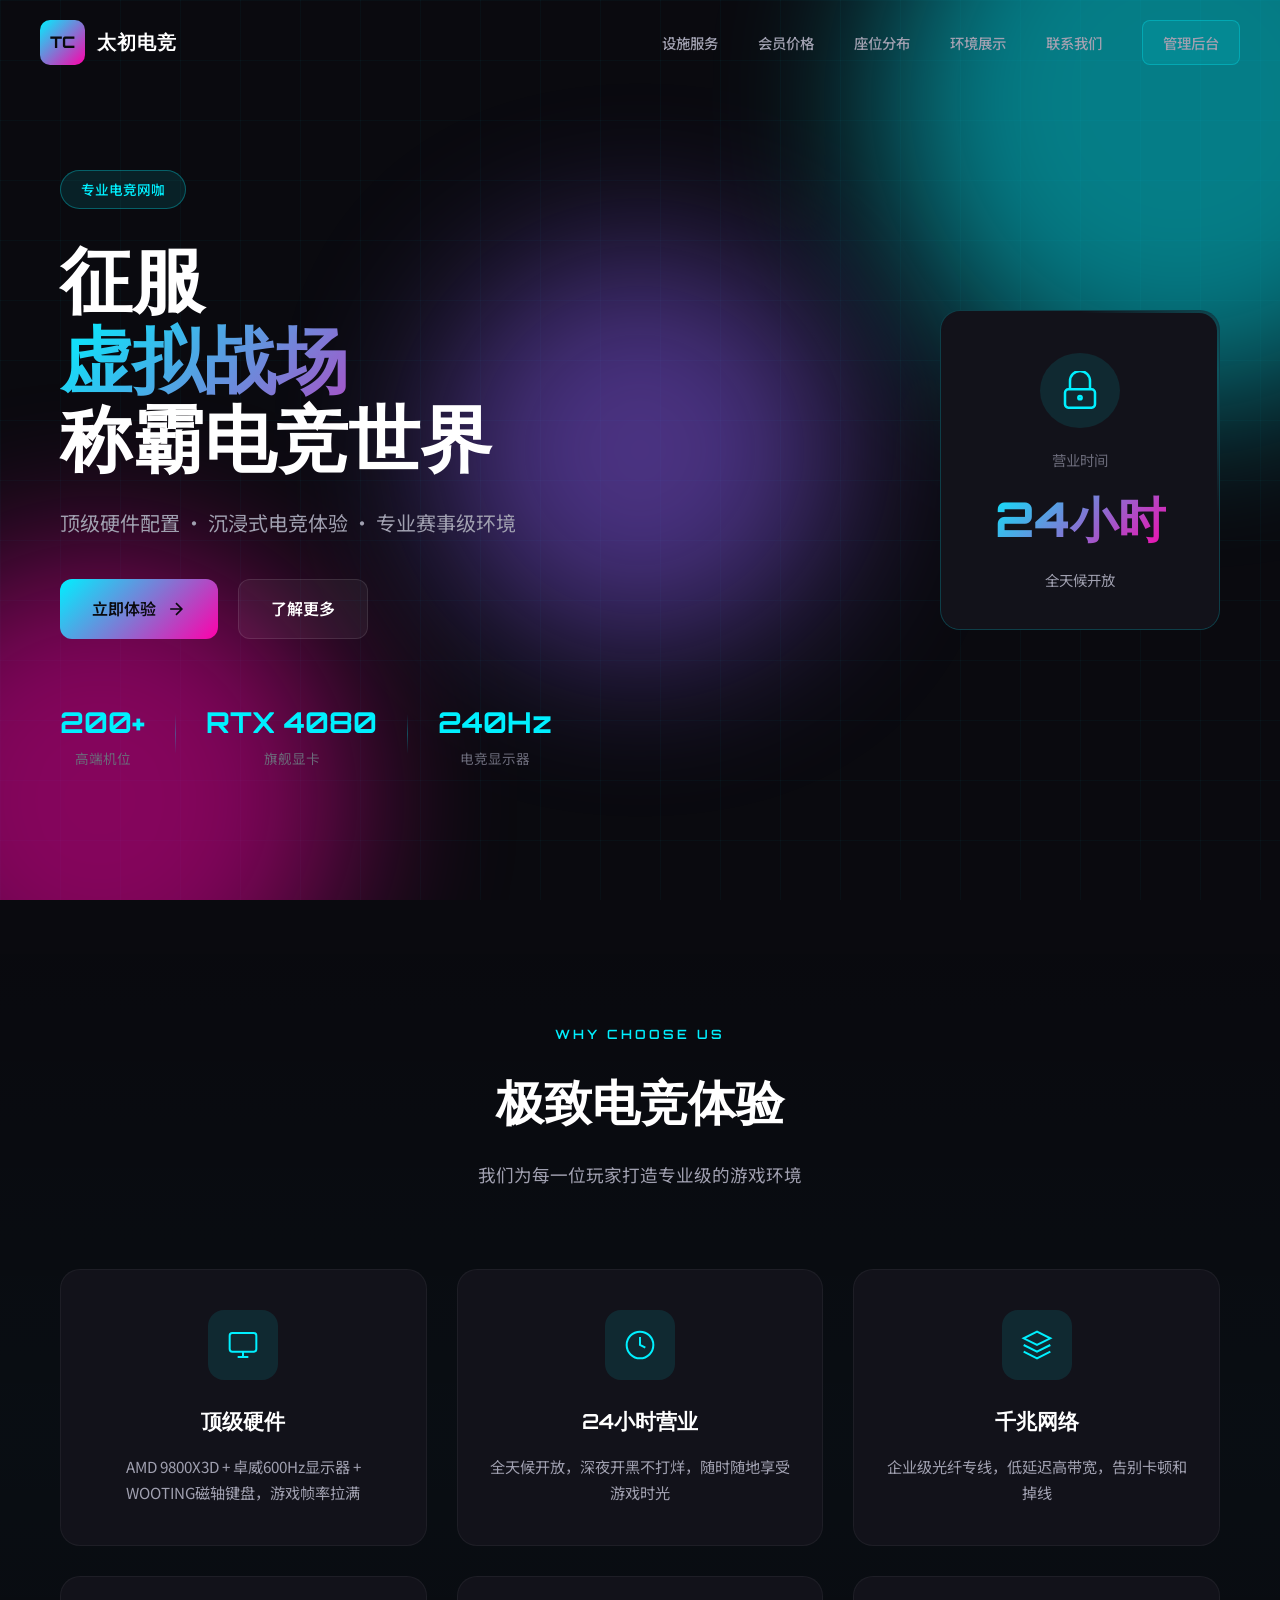
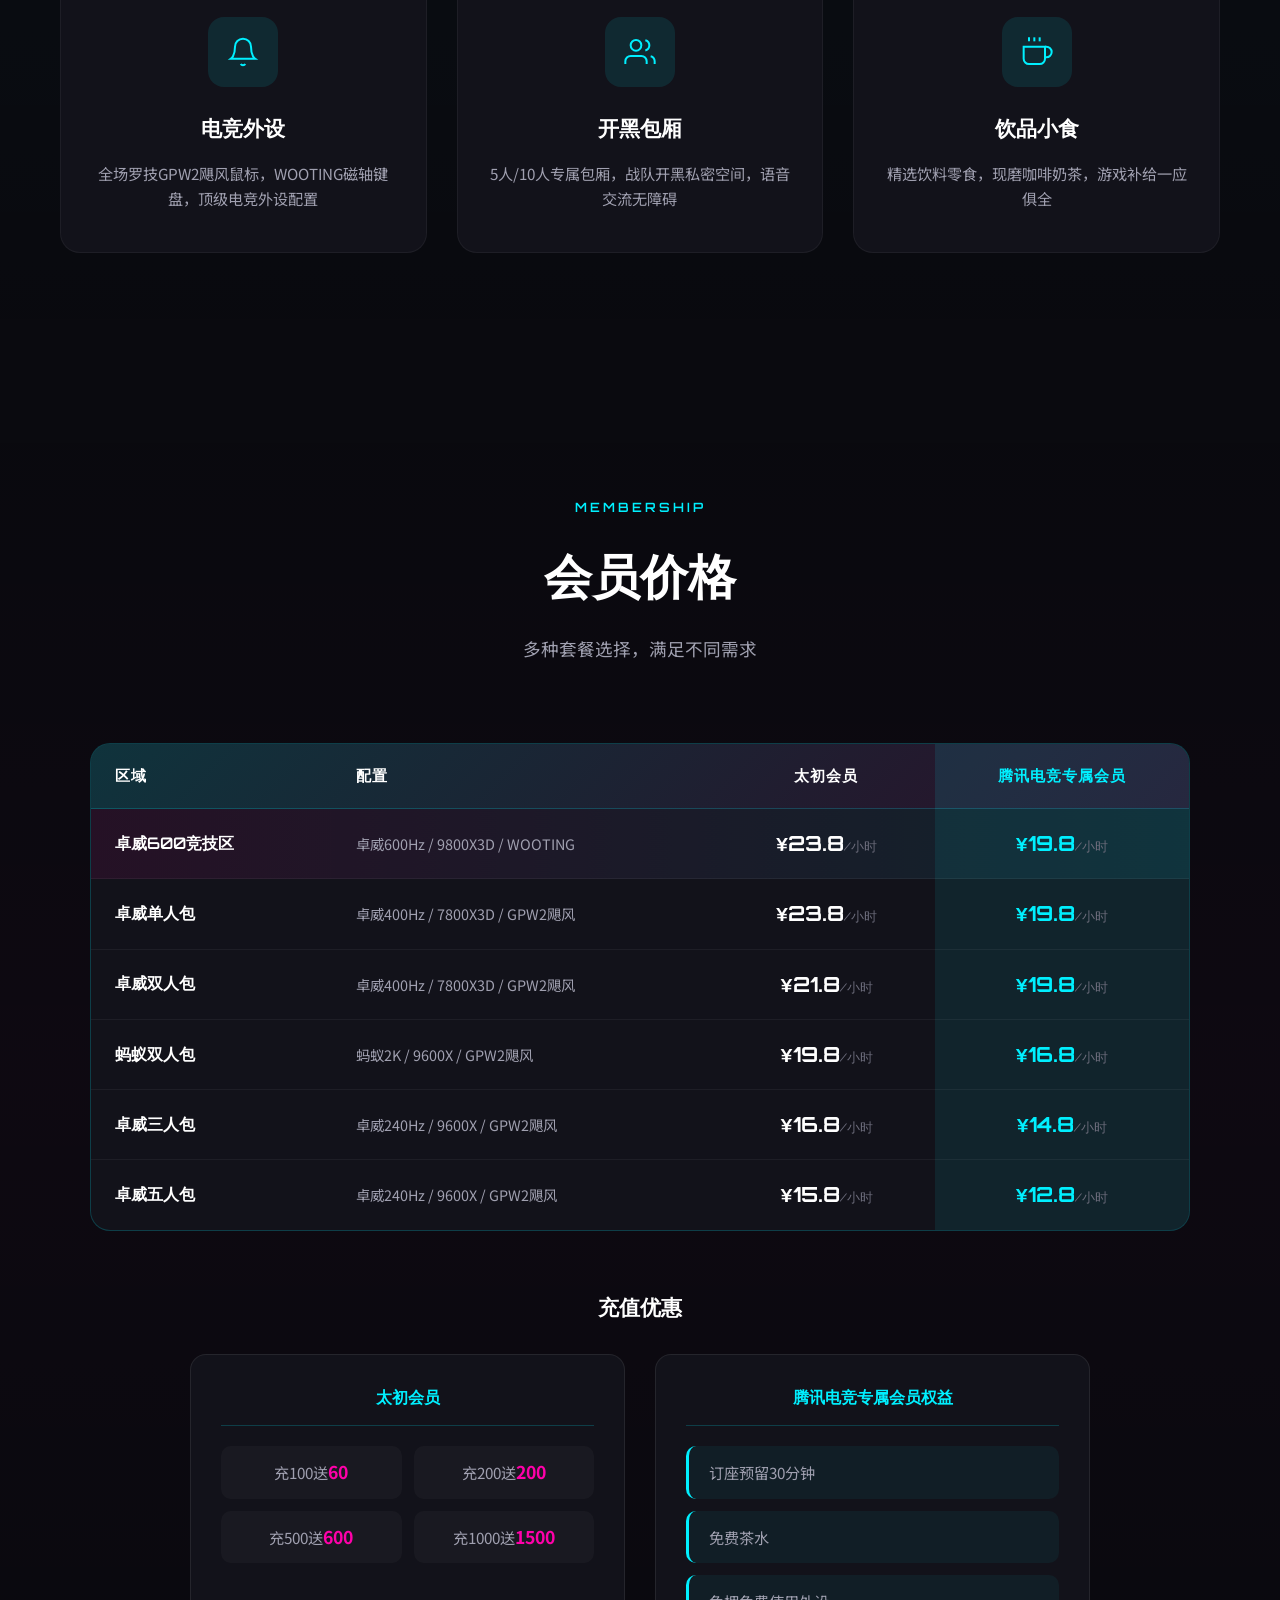
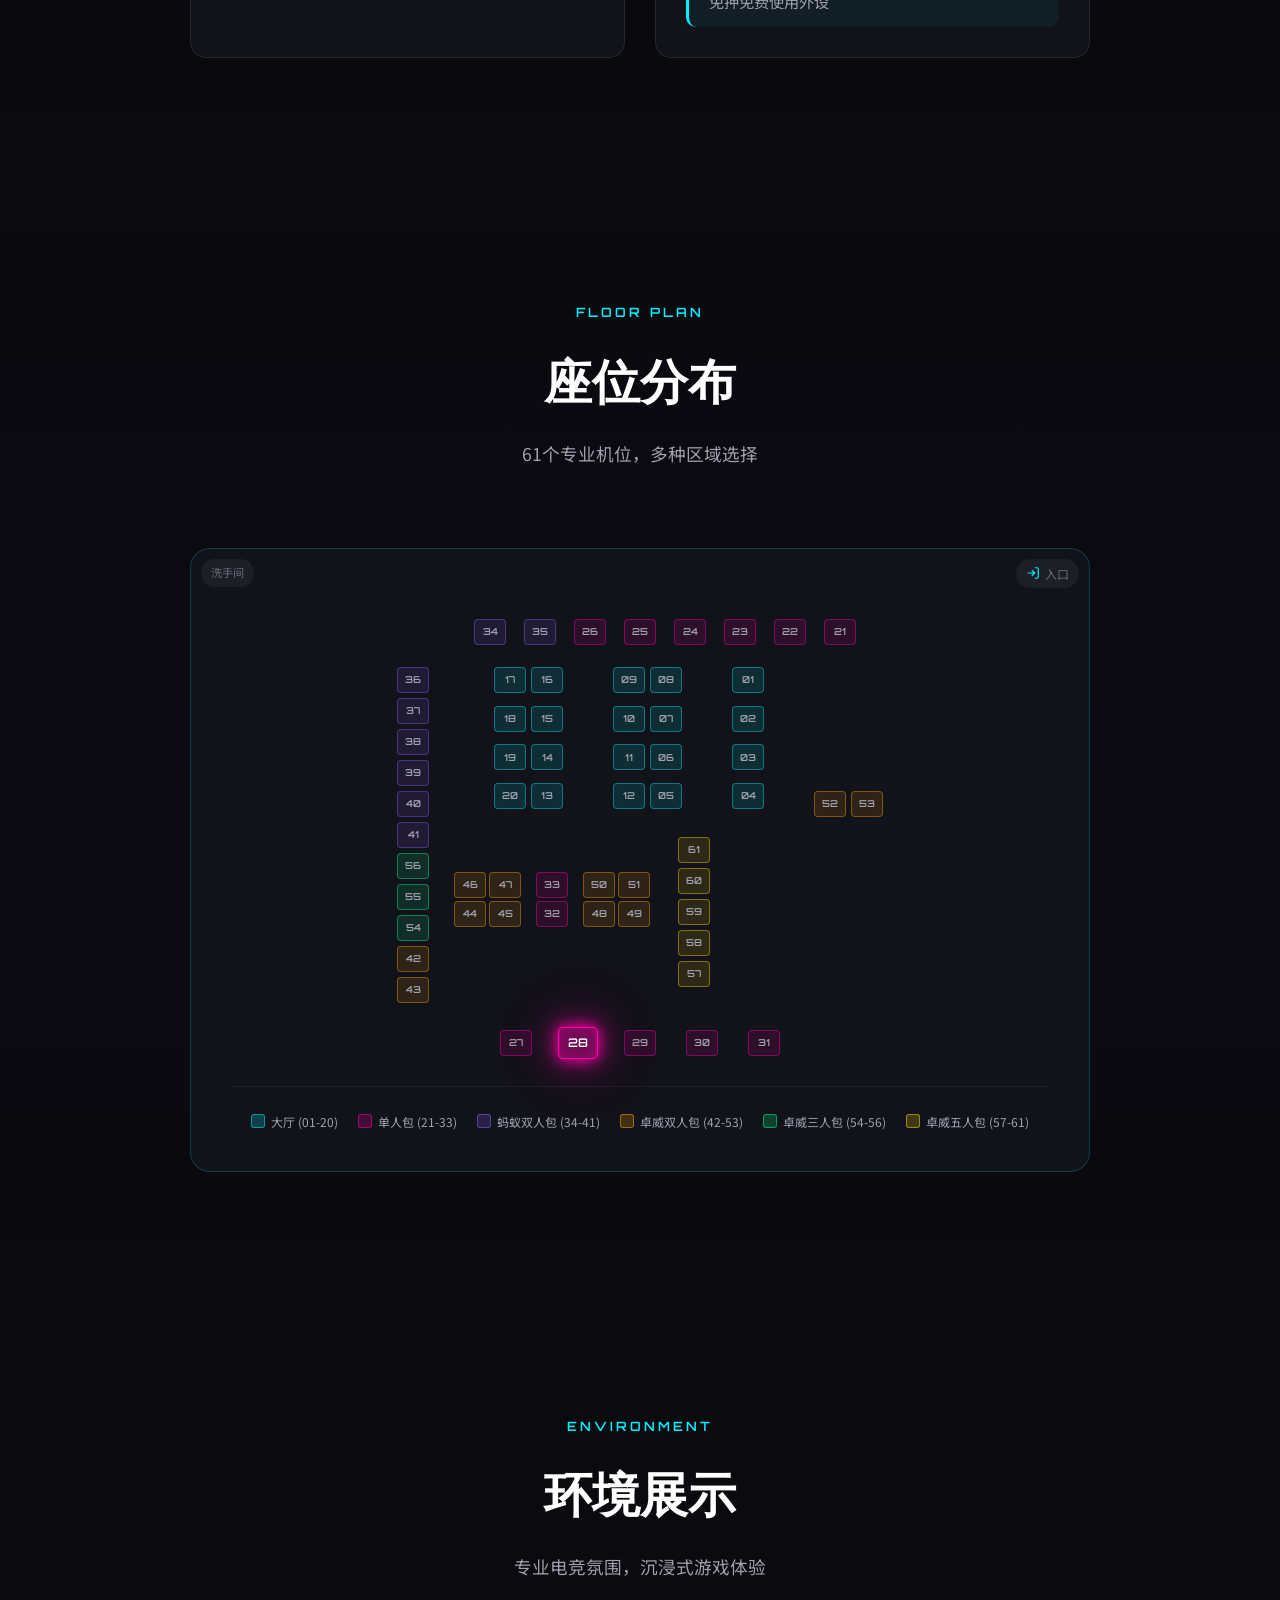
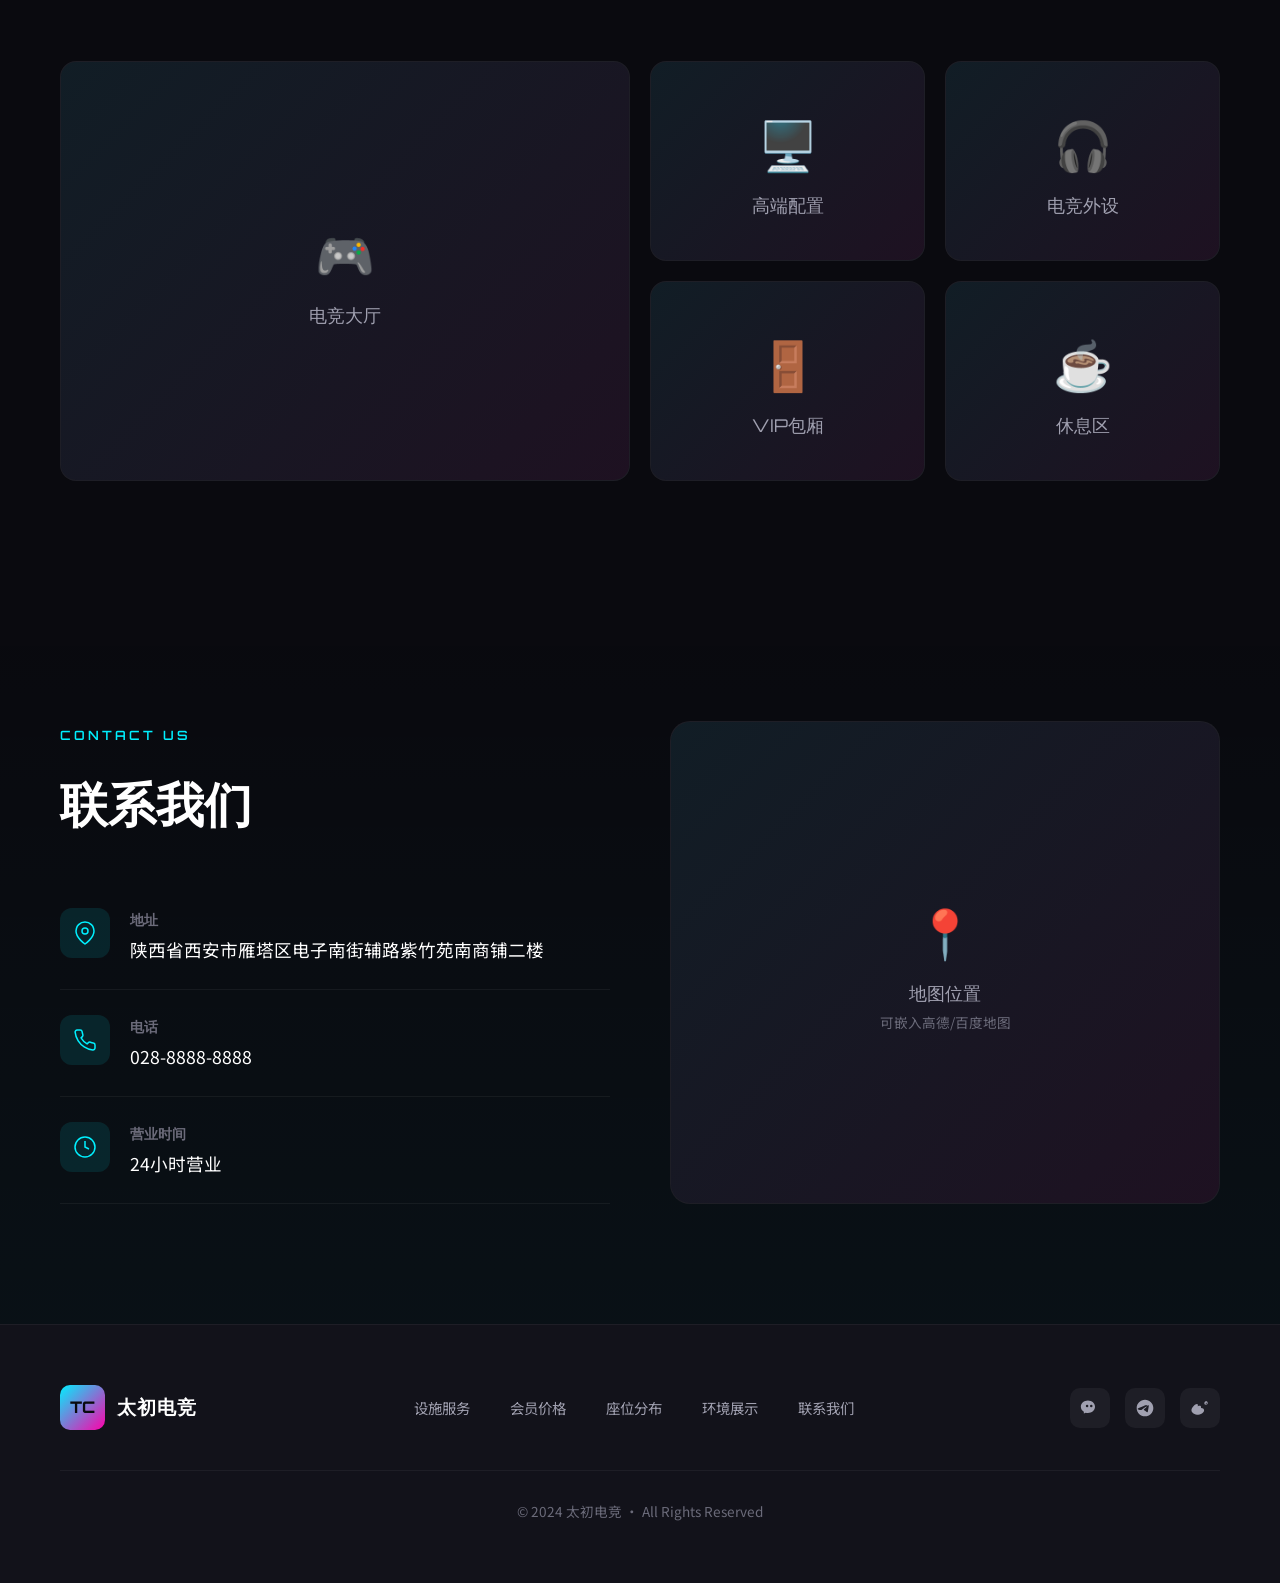
<file: index.html>
<!DOCTYPE html>
<html lang="zh-CN">
<head>
    <meta charset="UTF-8">
    <meta name="viewport" content="width=device-width, initial-scale=1.0">
    <title>太初电竞 - 专业电竞体验</title>
    <link rel="preconnect" href="https://fonts.googleapis.com">
    <link rel="preconnect" href="https://fonts.gstatic.com" crossorigin>
    <link href="https://fonts.googleapis.com/css2?family=Orbitron:wght@400;500;600;700;800;900&family=Noto+Sans+SC:wght@300;400;500;700&display=swap" rel="stylesheet">
    <link rel="stylesheet" href="landing.css">
</head>
<body>
    <!-- Animated Background -->
    <div class="cyber-grid"></div>
    <div class="glow-orbs">
        <div class="orb orb-1"></div>
        <div class="orb orb-2"></div>
        <div class="orb orb-3"></div>
    </div>

    <!-- Navigation -->
    <nav class="nav">
        <div class="nav-brand">
            <span class="brand-icon">TC</span>
            <span class="brand-text">太初电竞</span>
        </div>
        <div class="nav-links">
            <a href="#features">设施服务</a>
            <a href="#pricing">会员价格</a>
            <a href="#layout">座位分布</a>
            <a href="#gallery">环境展示</a>
            <a href="#contact">联系我们</a>
            <a href="dashboard.html" class="nav-admin">管理后台</a>
        </div>
        <button class="nav-toggle" id="navToggle">
            <span></span>
            <span></span>
            <span></span>
        </button>
    </nav>

    <!-- Hero Section -->
    <section class="hero">
        <div class="hero-content">
            <div class="hero-badge">专业电竞网咖</div>
            <h1 class="hero-title">
                <span class="title-line">征服</span>
                <span class="title-line gradient-text">虚拟战场</span>
                <span class="title-line">称霸电竞世界</span>
            </h1>
            <p class="hero-subtitle">
                顶级硬件配置 · 沉浸式电竞体验 · 专业赛事级环境
            </p>
            <div class="hero-actions">
                <a href="#pricing" class="btn btn-primary">
                    <span>立即体验</span>
                    <svg viewBox="0 0 24 24" fill="none" stroke="currentColor" stroke-width="2">
                        <path d="M5 12h14M12 5l7 7-7 7"/>
                    </svg>
                </a>
                <a href="#features" class="btn btn-secondary">
                    <span>了解更多</span>
                </a>
            </div>
            <div class="hero-stats">
                <div class="stat">
                    <span class="stat-value">200+</span>
                    <span class="stat-label">高端机位</span>
                </div>
                <div class="stat-divider"></div>
                <div class="stat">
                    <span class="stat-value">RTX 4080</span>
                    <span class="stat-label">旗舰显卡</span>
                </div>
                <div class="stat-divider"></div>
                <div class="stat">
                    <span class="stat-value">240Hz</span>
                    <span class="stat-label">电竞显示器</span>
                </div>
            </div>
        </div>
        <div class="hero-visual">
            <div class="hero-card">
                <div class="card-glow"></div>
                <div class="card-content">
                    <div class="card-icon">
                        <svg viewBox="0 0 24 24" fill="none" stroke="currentColor" stroke-width="1.5">
                            <path d="M6 11V6a6 6 0 1 1 12 0v5"/>
                            <rect x="3" y="11" width="18" height="11" rx="2"/>
                            <circle cx="12" cy="16" r="1"/>
                        </svg>
                    </div>
                    <div class="card-label">营业时间</div>
                    <div class="card-value">24小时</div>
                    <div class="card-desc">全天候开放</div>
                </div>
            </div>
        </div>
    </section>

    <!-- Features Section -->
    <section class="features" id="features">
        <div class="section-header">
            <span class="section-tag">WHY CHOOSE US</span>
            <h2 class="section-title">极致电竞体验</h2>
            <p class="section-desc">我们为每一位玩家打造专业级的游戏环境</p>
        </div>
        <div class="features-grid">
            <div class="feature-card">
                <div class="feature-icon">
                    <svg viewBox="0 0 24 24" fill="none" stroke="currentColor" stroke-width="1.5">
                        <rect x="2" y="3" width="20" height="14" rx="2"/>
                        <path d="M8 21h8M12 17v4"/>
                    </svg>
                </div>
                <h3>顶级硬件</h3>
                <p>AMD 9800X3D + 卓威600Hz显示器 + WOOTING磁轴键盘，游戏帧率拉满</p>
            </div>
            <div class="feature-card">
                <div class="feature-icon">
                    <svg viewBox="0 0 24 24" fill="none" stroke="currentColor" stroke-width="1.5">
                        <circle cx="12" cy="12" r="10"/>
                        <path d="M12 6v6l4 2"/>
                    </svg>
                </div>
                <h3>24小时营业</h3>
                <p>全天候开放，深夜开黑不打烊，随时随地享受游戏时光</p>
            </div>
            <div class="feature-card">
                <div class="feature-icon">
                    <svg viewBox="0 0 24 24" fill="none" stroke="currentColor" stroke-width="1.5">
                        <path d="M12 2L2 7l10 5 10-5-10-5z"/>
                        <path d="M2 17l10 5 10-5M2 12l10 5 10-5"/>
                    </svg>
                </div>
                <h3>千兆网络</h3>
                <p>企业级光纤专线，低延迟高带宽，告别卡顿和掉线</p>
            </div>
            <div class="feature-card">
                <div class="feature-icon">
                    <svg viewBox="0 0 24 24" fill="none" stroke="currentColor" stroke-width="1.5">
                        <path d="M18 8A6 6 0 0 0 6 8c0 7-3 9-3 9h18s-3-2-3-9"/>
                        <path d="M13.73 21a2 2 0 0 1-3.46 0"/>
                    </svg>
                </div>
                <h3>电竞外设</h3>
                <p>全场罗技GPW2飓风鼠标，WOOTING磁轴键盘，顶级电竞外设配置</p>
            </div>
            <div class="feature-card">
                <div class="feature-icon">
                    <svg viewBox="0 0 24 24" fill="none" stroke="currentColor" stroke-width="1.5">
                        <path d="M17 21v-2a4 4 0 0 0-4-4H5a4 4 0 0 0-4 4v2"/>
                        <circle cx="9" cy="7" r="4"/>
                        <path d="M23 21v-2a4 4 0 0 0-3-3.87M16 3.13a4 4 0 0 1 0 7.75"/>
                    </svg>
                </div>
                <h3>开黑包厢</h3>
                <p>5人/10人专属包厢，战队开黑私密空间，语音交流无障碍</p>
            </div>
            <div class="feature-card">
                <div class="feature-icon">
                    <svg viewBox="0 0 24 24" fill="none" stroke="currentColor" stroke-width="1.5">
                        <path d="M18 8h1a4 4 0 0 1 0 8h-1"/>
                        <path d="M2 8h16v9a4 4 0 0 1-4 4H6a4 4 0 0 1-4-4V8z"/>
                        <line x1="6" y1="1" x2="6" y2="4"/>
                        <line x1="10" y1="1" x2="10" y2="4"/>
                        <line x1="14" y1="1" x2="14" y2="4"/>
                    </svg>
                </div>
                <h3>饮品小食</h3>
                <p>精选饮料零食，现磨咖啡奶茶，游戏补给一应俱全</p>
            </div>
        </div>
    </section>

    <!-- Pricing Section -->
    <section class="pricing" id="pricing">
        <div class="section-header">
            <span class="section-tag">MEMBERSHIP</span>
            <h2 class="section-title">会员价格</h2>
            <p class="section-desc">多种套餐选择，满足不同需求</p>
        </div>
        <div class="pricing-table-wrapper">
            <table class="pricing-table">
                <thead>
                    <tr>
                        <th>区域</th>
                        <th>配置</th>
                        <th class="price-col">太初会员</th>
                        <th class="price-col highlight">腾讯电竞专属会员</th>
                    </tr>
                </thead>
                <tbody>
                    <tr class="featured-row">
                        <td class="zone-name">卓威600竞技区</td>
                        <td class="zone-config">卓威600Hz / 9800X3D / WOOTING</td>
                        <td class="price-cell">¥23.8<span>/小时</span></td>
                        <td class="price-cell highlight">¥19.8<span>/小时</span></td>
                    </tr>
                    <tr>
                        <td class="zone-name">卓威单人包</td>
                        <td class="zone-config">卓威400Hz / 7800X3D / GPW2飓风</td>
                        <td class="price-cell">¥23.8<span>/小时</span></td>
                        <td class="price-cell highlight">¥19.8<span>/小时</span></td>
                    </tr>
                    <tr>
                        <td class="zone-name">卓威双人包</td>
                        <td class="zone-config">卓威400Hz / 7800X3D / GPW2飓风</td>
                        <td class="price-cell">¥21.8<span>/小时</span></td>
                        <td class="price-cell highlight">¥19.8<span>/小时</span></td>
                    </tr>
                    <tr>
                        <td class="zone-name">蚂蚁双人包</td>
                        <td class="zone-config">蚂蚁2K / 9600X / GPW2飓风</td>
                        <td class="price-cell">¥19.8<span>/小时</span></td>
                        <td class="price-cell highlight">¥16.8<span>/小时</span></td>
                    </tr>
                    <tr>
                        <td class="zone-name">卓威三人包</td>
                        <td class="zone-config">卓威240Hz / 9600X / GPW2飓风</td>
                        <td class="price-cell">¥16.8<span>/小时</span></td>
                        <td class="price-cell highlight">¥14.8<span>/小时</span></td>
                    </tr>
                    <tr>
                        <td class="zone-name">卓威五人包</td>
                        <td class="zone-config">卓威240Hz / 9600X / GPW2飓风</td>
                        <td class="price-cell">¥15.8<span>/小时</span></td>
                        <td class="price-cell highlight">¥12.8<span>/小时</span></td>
                    </tr>
                </tbody>
            </table>
        </div>

        <!-- 充值优惠 -->
        <div class="recharge-section">
            <h3 class="recharge-title">充值优惠</h3>
            <div class="recharge-grid">
                <div class="recharge-card">
                    <div class="recharge-label">太初会员</div>
                    <div class="recharge-items">
                        <div class="recharge-item">充100送<strong>60</strong></div>
                        <div class="recharge-item">充200送<strong>200</strong></div>
                        <div class="recharge-item">充500送<strong>600</strong></div>
                        <div class="recharge-item">充1000送<strong>1500</strong></div>
                    </div>
                </div>
                <div class="recharge-card">
                    <div class="recharge-label">腾讯电竞专属会员权益</div>
                    <div class="recharge-benefits">
                        <div class="benefit-item">订座预留30分钟</div>
                        <div class="benefit-item">免费茶水</div>
                        <div class="benefit-item">免押免费使用外设</div>
                    </div>
                </div>
            </div>
        </div>
    </section>

    <!-- Layout Section -->
    <section class="layout-section" id="layout">
        <div class="section-header">
            <span class="section-tag">FLOOR PLAN</span>
            <h2 class="section-title">座位分布</h2>
            <p class="section-desc">61个专业机位，多种区域选择</p>
        </div>
        <div class="layout-container">
            <div class="restroom-marker">洗手间</div>
            <div class="entrance-marker">
                <svg viewBox="0 0 24 24" fill="none" stroke="currentColor" stroke-width="2">
                    <path d="M15 3h4a2 2 0 0 1 2 2v14a2 2 0 0 1-2 2h-4M10 17l5-5-5-5M13.8 12H3"/>
                </svg>
                入口
            </div>

            <!-- 严格按照图片位置布局 -->
            <div class="floor-plan">
                <!-- 顶部一行: 34,35,26,25,24,23,22,21 等间距 -->
                <div class="floor-row top-row">
                    <span class="seat mayi">34</span>
                    <span class="seat mayi">35</span>
                    <span class="seat danren">26</span>
                    <span class="seat danren">25</span>
                    <span class="seat danren">24</span>
                    <span class="seat danren">23</span>
                    <span class="seat danren">22</span>
                    <span class="seat danren">21</span>
                </div>

                <!-- 主体区域 -->
                <div class="floor-main">
                    <!-- 左列: 36-41, 56-54, 42-43 -->
                    <div class="floor-col left-col">
                        <span class="seat mayi">36</span>
                        <span class="seat mayi">37</span>
                        <span class="seat mayi">38</span>
                        <span class="seat mayi">39</span>
                        <span class="seat mayi">40</span>
                        <span class="seat mayi">41</span>
                        <span class="seat zhuwei3">56</span>
                        <span class="seat zhuwei3">55</span>
                        <span class="seat zhuwei3">54</span>
                        <span class="seat zhuwei2">42</span>
                        <span class="seat zhuwei2">43</span>
                    </div>

                    <!-- 中间区域 -->
                    <div class="floor-center">
                        <!-- 大厅区分三组 + 右列: 13-20 | 5-12 | 1-4 | 52-61 -->
                        <div class="hall-area">
                            <!-- 第一组: 17,16 / 18,15 / 19,14 / 20,13 -->
                            <div class="hall-group">
                                <span class="seat dating">17</span>
                                <span class="seat dating">16</span>
                                <span class="seat dating">18</span>
                                <span class="seat dating">15</span>
                                <span class="seat dating">19</span>
                                <span class="seat dating">14</span>
                                <span class="seat dating">20</span>
                                <span class="seat dating">13</span>
                            </div>
                            <!-- 第二组: 09,08 / 10,07 / 11,06 / 12,05 -->
                            <div class="hall-group">
                                <span class="seat dating">09</span>
                                <span class="seat dating">08</span>
                                <span class="seat dating">10</span>
                                <span class="seat dating">07</span>
                                <span class="seat dating">11</span>
                                <span class="seat dating">06</span>
                                <span class="seat dating">12</span>
                                <span class="seat dating">05</span>
                            </div>
                            <!-- 第三组: 01 / 02 / 03 / 04 -->
                            <div class="hall-group single-col">
                                <span class="seat dating">01</span>
                                <span class="seat dating">02</span>
                                <span class="seat dating">03</span>
                                <span class="seat dating">04</span>
                            </div>
                            <!-- 52,53: 水平排列，在01-04右侧 -->
                            <div class="seat-row-52-53">
                                <span class="seat zhuwei2">52</span>
                                <span class="seat zhuwei2">53</span>
                            </div>
                        </div>
                        <!-- 中间电竞桌区域 + 57-61列 -->
                        <div class="gaming-area">
                            <!-- 电竞桌: 46,47 | 33 | 50,51 然后 44,45 | 32 | 48,49 -->
                            <div class="gaming-grid">
                                <!-- 左组: 46,47 / 44,45 -->
                                <div class="gaming-col">
                                    <div class="gaming-row">
                                        <span class="seat zhuwei2">46</span>
                                        <span class="seat zhuwei2">47</span>
                                    </div>
                                    <div class="gaming-row">
                                        <span class="seat zhuwei2">44</span>
                                        <span class="seat zhuwei2">45</span>
                                    </div>
                                </div>
                                <!-- 中组: 33 / 32 -->
                                <div class="gaming-col center-col">
                                    <span class="seat danren">33</span>
                                    <span class="seat danren">32</span>
                                </div>
                                <!-- 右组: 50,51 / 48,49 -->
                                <div class="gaming-col">
                                    <div class="gaming-row">
                                        <span class="seat zhuwei2">50</span>
                                        <span class="seat zhuwei2">51</span>
                                    </div>
                                    <div class="gaming-row">
                                        <span class="seat zhuwei2">48</span>
                                        <span class="seat zhuwei2">49</span>
                                    </div>
                                </div>
                            </div>
                            <!-- 57-61列: 在51,49右侧，从上到下61-57 -->
                            <div class="col-57-61">
                                <span class="seat zhuwei5">61</span>
                                <span class="seat zhuwei5">60</span>
                                <span class="seat zhuwei5">59</span>
                                <span class="seat zhuwei5">58</span>
                                <span class="seat zhuwei5">57</span>
                            </div>
                        </div>
                    </div>
                </div>

                <!-- 底部一行: 27-31 -->
                <div class="floor-row bottom-row">
                    <span class="seat danren">27</span>
                    <span class="seat danren">28</span>
                    <span class="seat danren">29</span>
                    <span class="seat danren">30</span>
                    <span class="seat danren">31</span>
                </div>
            </div>

            <!-- 图例 -->
            <div class="layout-legend">
                <div class="legend-item">
                    <span class="legend-color dating"></span>
                    <span>大厅 (01-20)</span>
                </div>
                <div class="legend-item">
                    <span class="legend-color danren"></span>
                    <span>单人包 (21-33)</span>
                </div>
                <div class="legend-item">
                    <span class="legend-color mayi"></span>
                    <span>蚂蚁双人包 (34-41)</span>
                </div>
                <div class="legend-item">
                    <span class="legend-color zhuwei2"></span>
                    <span>卓威双人包 (42-53)</span>
                </div>
                <div class="legend-item">
                    <span class="legend-color zhuwei3"></span>
                    <span>卓威三人包 (54-56)</span>
                </div>
                <div class="legend-item">
                    <span class="legend-color zhuwei5"></span>
                    <span>卓威五人包 (57-61)</span>
                </div>
            </div>
        </div>
    </section>

    <!-- Gallery Section -->
    <section class="gallery" id="gallery">
        <div class="section-header">
            <span class="section-tag">ENVIRONMENT</span>
            <h2 class="section-title">环境展示</h2>
            <p class="section-desc">专业电竞氛围，沉浸式游戏体验</p>
        </div>
        <div class="gallery-grid">
            <div class="gallery-item large">
                <div class="gallery-placeholder">
                    <span class="placeholder-icon">🎮</span>
                    <span class="placeholder-text">电竞大厅</span>
                </div>
            </div>
            <div class="gallery-item">
                <div class="gallery-placeholder">
                    <span class="placeholder-icon">🖥️</span>
                    <span class="placeholder-text">高端配置</span>
                </div>
            </div>
            <div class="gallery-item">
                <div class="gallery-placeholder">
                    <span class="placeholder-icon">🎧</span>
                    <span class="placeholder-text">电竞外设</span>
                </div>
            </div>
            <div class="gallery-item">
                <div class="gallery-placeholder">
                    <span class="placeholder-icon">🚪</span>
                    <span class="placeholder-text">VIP包厢</span>
                </div>
            </div>
            <div class="gallery-item">
                <div class="gallery-placeholder">
                    <span class="placeholder-icon">☕</span>
                    <span class="placeholder-text">休息区</span>
                </div>
            </div>
        </div>
    </section>

    <!-- Contact Section -->
    <section class="contact" id="contact">
        <div class="contact-content">
            <div class="contact-info">
                <span class="section-tag">CONTACT US</span>
                <h2 class="section-title">联系我们</h2>
                <div class="info-items">
                    <div class="info-item">
                        <div class="info-icon">
                            <svg viewBox="0 0 24 24" fill="none" stroke="currentColor" stroke-width="1.5">
                                <path d="M21 10c0 7-9 13-9 13s-9-6-9-13a9 9 0 0 1 18 0z"/>
                                <circle cx="12" cy="10" r="3"/>
                            </svg>
                        </div>
                        <div class="info-text">
                            <h4>地址</h4>
                            <p>陕西省西安市雁塔区电子南街辅路紫竹苑南商铺二楼</p>
                        </div>
                    </div>
                    <div class="info-item">
                        <div class="info-icon">
                            <svg viewBox="0 0 24 24" fill="none" stroke="currentColor" stroke-width="1.5">
                                <path d="M22 16.92v3a2 2 0 0 1-2.18 2 19.79 19.79 0 0 1-8.63-3.07 19.5 19.5 0 0 1-6-6 19.79 19.79 0 0 1-3.07-8.67A2 2 0 0 1 4.11 2h3a2 2 0 0 1 2 1.72 12.84 12.84 0 0 0 .7 2.81 2 2 0 0 1-.45 2.11L8.09 9.91a16 16 0 0 0 6 6l1.27-1.27a2 2 0 0 1 2.11-.45 12.84 12.84 0 0 0 2.81.7A2 2 0 0 1 22 16.92z"/>
                            </svg>
                        </div>
                        <div class="info-text">
                            <h4>电话</h4>
                            <p>028-8888-8888</p>
                        </div>
                    </div>
                    <div class="info-item">
                        <div class="info-icon">
                            <svg viewBox="0 0 24 24" fill="none" stroke="currentColor" stroke-width="1.5">
                                <circle cx="12" cy="12" r="10"/>
                                <path d="M12 6v6l4 2"/>
                            </svg>
                        </div>
                        <div class="info-text">
                            <h4>营业时间</h4>
                            <p>24小时营业</p>
                        </div>
                    </div>
                </div>
            </div>
            <div class="contact-map">
                <div class="map-placeholder">
                    <span class="placeholder-icon">📍</span>
                    <span class="placeholder-text">地图位置</span>
                    <p class="placeholder-desc">可嵌入高德/百度地图</p>
                </div>
            </div>
        </div>
    </section>

    <!-- Footer -->
    <footer class="footer">
        <div class="footer-content">
            <div class="footer-brand">
                <span class="brand-icon">TC</span>
                <span class="brand-text">太初电竞</span>
            </div>
            <div class="footer-links">
                <a href="#features">设施服务</a>
                <a href="#pricing">会员价格</a>
                <a href="#layout">座位分布</a>
                <a href="#gallery">环境展示</a>
                <a href="#contact">联系我们</a>
            </div>
            <div class="footer-social">
                <a href="#" class="social-link" title="微信">
                    <svg viewBox="0 0 24 24" fill="currentColor">
                        <path d="M8.5 11a1.5 1.5 0 1 0 0-3 1.5 1.5 0 0 0 0 3zm5 0a1.5 1.5 0 1 0 0-3 1.5 1.5 0 0 0 0 3zm-8.9 5.5c-2.1-1.2-3.6-3.5-3.6-6 0-4.1 3.8-7.5 8.5-7.5s8.5 3.4 8.5 7.5-3.8 7.5-8.5 7.5c-.9 0-1.8-.1-2.6-.3l-2.3.8z"/>
                    </svg>
                </a>
                <a href="#" class="social-link" title="QQ">
                    <svg viewBox="0 0 24 24" fill="currentColor">
                        <path d="M12 2C6.48 2 2 6.48 2 12s4.48 10 10 10 10-4.48 10-10S17.52 2 12 2zm4.64 6.8c-.15 1.58-.8 5.42-1.13 7.19-.14.75-.42 1-.68 1.03-.58.05-1.02-.38-1.58-.75-.88-.58-1.38-.94-2.23-1.5-.99-.65-.35-1.01.22-1.59.15-.15 2.71-2.48 2.76-2.69.01-.03.01-.14-.07-.2-.08-.06-.19-.04-.27-.02-.12.02-1.96 1.25-5.54 3.69-.52.36-1 .53-1.42.52-.47-.01-1.37-.26-2.03-.48-.82-.27-1.47-.42-1.42-.88.03-.24.27-.49.74-.74 2.93-1.27 4.88-2.11 5.87-2.51 2.8-1.14 3.38-1.34 3.76-1.34.08 0 .27.02.39.12.1.08.13.19.14.27-.01.06.01.24 0 .38z"/>
                    </svg>
                </a>
                <a href="#" class="social-link" title="微博">
                    <svg viewBox="0 0 24 24" fill="currentColor">
                        <path d="M10.098 20c-4.612 0-8.348-2.429-8.348-5.42 0-1.558.864-3.264 2.352-4.809 1.977-2.055 4.278-2.982 5.137-2.074.377.399.39 1.07.041 1.88-.093.218.079.22.18.18.94-.398 2.72-.708 3.512.062.403.393.493 1.027.245 1.857-.083.276.12.319.294.319 1.573.049 3.39.665 3.39 2.585 0 2.991-3.792 5.42-8.803 5.42zm8.503-11.936c-.612-.169-1.027-.463-1.249-1.002-.222-.54-.188-1.135.081-1.792l.014-.032c.24-.584.554-.962.933-1.154.337-.17.701-.186 1.02-.187.336.001.595.055.78.144.438.207.783.641.976 1.229.232.707.151 1.403-.22 1.89-.352.46-.893.694-1.522.694-.217 0-.437-.024-.642-.072l-.171-.018zm1.493-1.936a.627.627 0 0 0-.258-.443c-.085-.062-.194-.106-.313-.106-.032 0-.065.003-.097.009-.209.043-.356.153-.439.324-.028.059-.052.12-.072.183-.011.036-.021.072-.029.108-.01.052-.017.103-.02.154a.88.88 0 0 0 .011.206.627.627 0 0 0 .117.272c.085.112.198.19.323.223a.653.653 0 0 0 .186.025c.145 0 .299-.052.416-.16.07-.065.123-.142.156-.224.053-.13.067-.27.047-.399a.908.908 0 0 0-.028-.172z"/>
                    </svg>
                </a>
            </div>
        </div>
        <div class="footer-bottom">
            <p>&copy; 2024 太初电竞 · All Rights Reserved</p>
        </div>
    </footer>

    <script>
        // Mobile nav toggle
        document.getElementById('navToggle').addEventListener('click', function() {
            document.querySelector('.nav-links').classList.toggle('active');
            this.classList.toggle('active');
        });

        // Smooth scroll
        document.querySelectorAll('a[href^="#"]').forEach(anchor => {
            anchor.addEventListener('click', function (e) {
                e.preventDefault();
                const target = document.querySelector(this.getAttribute('href'));
                if (target) {
                    target.scrollIntoView({ behavior: 'smooth', block: 'start' });
                    document.querySelector('.nav-links').classList.remove('active');
                    document.getElementById('navToggle').classList.remove('active');
                }
            });
        });

        // Navbar scroll effect
        window.addEventListener('scroll', function() {
            const nav = document.querySelector('.nav');
            if (window.scrollY > 50) {
                nav.classList.add('scrolled');
            } else {
                nav.classList.remove('scrolled');
            }
        });

        // Animate elements on scroll
        const observerOptions = {
            threshold: 0.1,
            rootMargin: '0px 0px -50px 0px'
        };

        const observer = new IntersectionObserver((entries) => {
            entries.forEach(entry => {
                if (entry.isIntersecting) {
                    entry.target.classList.add('visible');
                }
            });
        }, observerOptions);

        document.querySelectorAll('.feature-card, .price-card, .gallery-item, .info-item').forEach(el => {
            observer.observe(el);
        });

        // 座位跑马灯效果
        (function() {
            const floorPlan = document.querySelector('.floor-plan');
            const seats = document.querySelectorAll('.floor-plan .seat');
            if (!seats.length) return;

            let currentIndex = 0;
            let intervalId = null;
            let isPaused = false;

            // 开始跑马灯
            function startMarquee() {
                if (intervalId) return;
                intervalId = setInterval(() => {
                    if (isPaused) return;
                    // 移除上一个的高亮
                    seats.forEach(s => s.classList.remove('marquee-active'));
                    // 高亮当前座位
                    seats[currentIndex].classList.add('marquee-active');
                    // 移动到下一个
                    currentIndex = (currentIndex + 1) % seats.length;
                }, 150);
            }

            // 暂停跑马灯
            function pauseMarquee() {
                isPaused = true;
                floorPlan.classList.add('marquee-paused');
            }

            // 恢复跑马灯
            function resumeMarquee() {
                isPaused = false;
                floorPlan.classList.remove('marquee-paused');
            }

            // 鼠标移入座位区域暂停
            floorPlan.addEventListener('mouseenter', pauseMarquee);
            floorPlan.addEventListener('mouseleave', resumeMarquee);

            // 启动跑马灯
            startMarquee();
        })();
    </script>
</body>
</html>
</file>
<file: landing.css>
/* =====================================================
   XIAOYAO ESPORTS - CYBERPUNK LANDING PAGE STYLES
   ===================================================== */

:root {
    /* Core Colors */
    --bg-dark: #0a0a0f;
    --bg-card: #12121a;
    --bg-card-hover: #1a1a25;

    /* Neon Accents */
    --neon-cyan: #00f0ff;
    --neon-magenta: #ff00aa;
    --neon-purple: #8b5cf6;
    --neon-blue: #3b82f6;

    /* Text Colors */
    --text-primary: #ffffff;
    --text-secondary: #a0a0b0;
    --text-muted: #6b6b7a;

    /* Gradients */
    --gradient-primary: linear-gradient(135deg, var(--neon-cyan) 0%, var(--neon-magenta) 100%);
    --gradient-glow: linear-gradient(135deg, rgba(0, 240, 255, 0.3) 0%, rgba(255, 0, 170, 0.3) 100%);

    /* Shadows */
    --glow-cyan: 0 0 30px rgba(0, 240, 255, 0.4);
    --glow-magenta: 0 0 30px rgba(255, 0, 170, 0.4);
    --glow-mixed: 0 0 40px rgba(0, 240, 255, 0.2), 0 0 80px rgba(255, 0, 170, 0.1);

    /* Typography */
    --font-display: 'Orbitron', monospace;
    --font-body: 'Noto Sans SC', -apple-system, BlinkMacSystemFont, sans-serif;

    /* Spacing */
    --section-padding: 120px 0;
    --container-width: 1200px;
}

/* Reset & Base */
*, *::before, *::after {
    box-sizing: border-box;
    margin: 0;
    padding: 0;
}

html {
    scroll-behavior: smooth;
}

body {
    font-family: var(--font-body);
    background: var(--bg-dark);
    color: var(--text-primary);
    line-height: 1.6;
    overflow-x: hidden;
}

/* Animated Background */
.cyber-grid {
    position: fixed;
    top: 0;
    left: 0;
    width: 100%;
    height: 100%;
    background-image:
        linear-gradient(rgba(0, 240, 255, 0.03) 1px, transparent 1px),
        linear-gradient(90deg, rgba(0, 240, 255, 0.03) 1px, transparent 1px);
    background-size: 60px 60px;
    pointer-events: none;
    z-index: 0;
}

.glow-orbs {
    position: fixed;
    top: 0;
    left: 0;
    width: 100%;
    height: 100%;
    pointer-events: none;
    z-index: 0;
    overflow: hidden;
}

.orb {
    position: absolute;
    border-radius: 50%;
    filter: blur(80px);
    opacity: 0.5;
    animation: float 20s infinite ease-in-out;
}

.orb-1 {
    width: 600px;
    height: 600px;
    background: var(--neon-cyan);
    top: -200px;
    right: -200px;
    animation-delay: 0s;
}

.orb-2 {
    width: 500px;
    height: 500px;
    background: var(--neon-magenta);
    bottom: -150px;
    left: -150px;
    animation-delay: -7s;
}

.orb-3 {
    width: 400px;
    height: 400px;
    background: var(--neon-purple);
    top: 50%;
    left: 50%;
    transform: translate(-50%, -50%);
    animation-delay: -14s;
}

@keyframes float {
    0%, 100% { transform: translate(0, 0) scale(1); }
    25% { transform: translate(30px, -30px) scale(1.05); }
    50% { transform: translate(-20px, 20px) scale(0.95); }
    75% { transform: translate(-30px, -20px) scale(1.02); }
}

/* Navigation */
.nav {
    position: fixed;
    top: 0;
    left: 0;
    width: 100%;
    z-index: 1000;
    padding: 20px 40px;
    display: flex;
    justify-content: space-between;
    align-items: center;
    transition: all 0.3s ease;
}

.nav.scrolled {
    background: rgba(10, 10, 15, 0.95);
    backdrop-filter: blur(20px);
    padding: 15px 40px;
    border-bottom: 1px solid rgba(0, 240, 255, 0.1);
}

.nav-brand {
    display: flex;
    align-items: center;
    gap: 12px;
}

.brand-icon {
    width: 45px;
    height: 45px;
    background: var(--gradient-primary);
    border-radius: 10px;
    display: flex;
    align-items: center;
    justify-content: center;
    font-family: var(--font-display);
    font-weight: 800;
    font-size: 1rem;
    color: var(--bg-dark);
}

.brand-text {
    font-family: var(--font-display);
    font-size: 1.2rem;
    font-weight: 600;
    letter-spacing: 1px;
}

.nav-links {
    display: flex;
    gap: 40px;
    align-items: center;
}

.nav-links a {
    color: var(--text-secondary);
    text-decoration: none;
    font-size: 0.9rem;
    font-weight: 500;
    transition: all 0.3s ease;
    position: relative;
}

.nav-links a:hover {
    color: var(--text-primary);
}

.nav-links a::after {
    content: '';
    position: absolute;
    bottom: -5px;
    left: 0;
    width: 0;
    height: 2px;
    background: var(--gradient-primary);
    transition: width 0.3s ease;
}

.nav-links a:hover::after {
    width: 100%;
}

.nav-admin {
    padding: 10px 20px !important;
    background: rgba(0, 240, 255, 0.1);
    border: 1px solid rgba(0, 240, 255, 0.3);
    border-radius: 8px;
}

.nav-admin:hover {
    background: rgba(0, 240, 255, 0.2) !important;
    box-shadow: var(--glow-cyan);
}

.nav-admin::after {
    display: none !important;
}

.nav-toggle {
    display: none;
    flex-direction: column;
    gap: 5px;
    background: none;
    border: none;
    cursor: pointer;
    padding: 5px;
}

.nav-toggle span {
    width: 25px;
    height: 2px;
    background: var(--text-primary);
    transition: all 0.3s ease;
}

/* Hero Section */
.hero {
    min-height: 100vh;
    display: flex;
    align-items: center;
    justify-content: space-between;
    padding: 120px 60px 80px;
    position: relative;
    z-index: 1;
}

.hero-content {
    max-width: 700px;
}

.hero-badge {
    display: inline-block;
    padding: 8px 20px;
    background: rgba(0, 240, 255, 0.1);
    border: 1px solid rgba(0, 240, 255, 0.3);
    border-radius: 50px;
    font-size: 0.85rem;
    font-weight: 500;
    color: var(--neon-cyan);
    margin-bottom: 30px;
    animation: fadeInUp 0.8s ease;
}

.hero-title {
    font-family: var(--font-display);
    font-size: 4.5rem;
    font-weight: 800;
    line-height: 1.1;
    margin-bottom: 30px;
}

.title-line {
    display: block;
    animation: fadeInUp 0.8s ease;
    animation-fill-mode: both;
}

.title-line:nth-child(1) { animation-delay: 0.1s; }
.title-line:nth-child(2) { animation-delay: 0.2s; }
.title-line:nth-child(3) { animation-delay: 0.3s; }

.gradient-text {
    background: var(--gradient-primary);
    -webkit-background-clip: text;
    -webkit-text-fill-color: transparent;
    background-clip: text;
}

.hero-subtitle {
    font-size: 1.25rem;
    color: var(--text-secondary);
    margin-bottom: 40px;
    animation: fadeInUp 0.8s ease 0.4s both;
}

.hero-actions {
    display: flex;
    gap: 20px;
    margin-bottom: 60px;
    animation: fadeInUp 0.8s ease 0.5s both;
}

.btn {
    display: inline-flex;
    align-items: center;
    gap: 10px;
    padding: 16px 32px;
    border-radius: 12px;
    font-size: 1rem;
    font-weight: 600;
    text-decoration: none;
    transition: all 0.3s ease;
    cursor: pointer;
    border: none;
}

.btn svg {
    width: 20px;
    height: 20px;
    transition: transform 0.3s ease;
}

.btn-primary {
    background: var(--gradient-primary);
    color: var(--bg-dark);
}

.btn-primary:hover {
    transform: translateY(-3px);
    box-shadow: var(--glow-mixed);
}

.btn-primary:hover svg {
    transform: translateX(5px);
}

.btn-secondary {
    background: rgba(255, 255, 255, 0.05);
    border: 1px solid rgba(255, 255, 255, 0.1);
    color: var(--text-primary);
}

.btn-secondary:hover {
    background: rgba(255, 255, 255, 0.1);
    border-color: rgba(255, 255, 255, 0.2);
}

.btn-outline {
    background: transparent;
    border: 2px solid rgba(0, 240, 255, 0.5);
    color: var(--neon-cyan);
    padding: 14px 30px;
}

.btn-outline:hover {
    background: rgba(0, 240, 255, 0.1);
    border-color: var(--neon-cyan);
    box-shadow: var(--glow-cyan);
}

.hero-stats {
    display: flex;
    align-items: center;
    gap: 30px;
    animation: fadeInUp 0.8s ease 0.6s both;
}

.stat {
    text-align: center;
}

.stat-value {
    display: block;
    font-family: var(--font-display);
    font-size: 1.8rem;
    font-weight: 700;
    color: var(--neon-cyan);
}

.stat-label {
    font-size: 0.85rem;
    color: var(--text-muted);
    margin-top: 5px;
}

.stat-divider {
    width: 1px;
    height: 40px;
    background: linear-gradient(to bottom, transparent, rgba(0, 240, 255, 0.3), transparent);
}

.hero-visual {
    position: relative;
    animation: fadeInRight 1s ease 0.3s both;
}

.hero-card {
    position: relative;
    width: 280px;
    height: 320px;
    background: var(--bg-card);
    border-radius: 20px;
    border: 1px solid rgba(0, 240, 255, 0.2);
    overflow: hidden;
}

.card-glow {
    position: absolute;
    top: -50%;
    left: -50%;
    width: 200%;
    height: 200%;
    background: conic-gradient(from 0deg, transparent, var(--neon-cyan), transparent 30%);
    animation: rotate 4s linear infinite;
    opacity: 0.3;
}

@keyframes rotate {
    100% { transform: rotate(360deg); }
}

.card-content {
    position: relative;
    z-index: 1;
    height: 100%;
    background: var(--bg-card);
    margin: 2px;
    border-radius: 18px;
    padding: 40px 30px;
    display: flex;
    flex-direction: column;
    align-items: center;
    justify-content: center;
    text-align: center;
}

.card-icon {
    width: 80px;
    height: 80px;
    background: rgba(0, 240, 255, 0.1);
    border-radius: 50%;
    display: flex;
    align-items: center;
    justify-content: center;
    margin-bottom: 20px;
}

.card-icon svg {
    width: 40px;
    height: 40px;
    stroke: var(--neon-cyan);
}

.card-label {
    font-size: 0.9rem;
    color: var(--text-muted);
    margin-bottom: 10px;
}

.card-value {
    font-family: var(--font-display);
    font-size: 3rem;
    font-weight: 800;
    background: var(--gradient-primary);
    -webkit-background-clip: text;
    -webkit-text-fill-color: transparent;
}

.card-desc {
    font-size: 0.9rem;
    color: var(--text-secondary);
    margin-top: 10px;
}

/* Sections Common */
section {
    position: relative;
    z-index: 1;
    padding: var(--section-padding);
    padding-left: 60px;
    padding-right: 60px;
}

.section-header {
    text-align: center;
    margin-bottom: 80px;
}

.section-tag {
    display: inline-block;
    font-family: var(--font-display);
    font-size: 0.8rem;
    font-weight: 600;
    letter-spacing: 3px;
    color: var(--neon-cyan);
    margin-bottom: 20px;
}

.section-title {
    font-family: var(--font-display);
    font-size: 3rem;
    font-weight: 700;
    margin-bottom: 20px;
}

.section-desc {
    font-size: 1.1rem;
    color: var(--text-secondary);
    max-width: 600px;
    margin: 0 auto;
}

/* Features Section */
.features {
    background: linear-gradient(180deg, transparent 0%, rgba(0, 240, 255, 0.02) 50%, transparent 100%);
}

.features-grid {
    display: grid;
    grid-template-columns: repeat(3, 1fr);
    gap: 30px;
    max-width: var(--container-width);
    margin: 0 auto;
}

.feature-card {
    background: var(--bg-card);
    border: 1px solid rgba(255, 255, 255, 0.05);
    border-radius: 20px;
    padding: 40px 30px;
    text-align: center;
    transition: all 0.4s ease;
    opacity: 0;
    transform: translateY(30px);
}

.feature-card.visible {
    opacity: 1;
    transform: translateY(0);
}

.feature-card:hover {
    transform: translateY(-10px);
    border-color: rgba(0, 240, 255, 0.3);
    box-shadow: var(--glow-cyan);
}

.feature-icon {
    width: 70px;
    height: 70px;
    background: rgba(0, 240, 255, 0.1);
    border-radius: 16px;
    display: flex;
    align-items: center;
    justify-content: center;
    margin: 0 auto 25px;
}

.feature-icon svg {
    width: 32px;
    height: 32px;
    stroke: var(--neon-cyan);
}

.feature-card h3 {
    font-family: var(--font-display);
    font-size: 1.3rem;
    font-weight: 600;
    margin-bottom: 15px;
}

.feature-card p {
    font-size: 0.95rem;
    color: var(--text-secondary);
    line-height: 1.7;
}

/* Pricing Section */
.pricing {
    background: linear-gradient(180deg, transparent 0%, rgba(255, 0, 170, 0.02) 50%, transparent 100%);
    text-align: center;
}

/* Pricing Table */
.pricing-table-wrapper {
    max-width: 1100px;
    margin: 0 auto;
    overflow-x: auto;
    border-radius: 20px;
    border: 1px solid rgba(0, 240, 255, 0.2);
    background: var(--bg-card);
}

.pricing-table {
    width: 100%;
    border-collapse: collapse;
    text-align: left;
}

.pricing-table thead {
    background: linear-gradient(135deg, rgba(0, 240, 255, 0.15) 0%, rgba(255, 0, 170, 0.1) 100%);
}

.pricing-table th {
    padding: 20px 24px;
    font-family: var(--font-display);
    font-size: 0.95rem;
    font-weight: 600;
    color: var(--text-primary);
    text-transform: uppercase;
    letter-spacing: 1px;
    border-bottom: 1px solid rgba(0, 240, 255, 0.2);
}

.pricing-table th.price-col {
    text-align: center;
    min-width: 140px;
}

.pricing-table th.highlight {
    background: rgba(0, 240, 255, 0.1);
    color: var(--neon-cyan);
}

.pricing-table td {
    padding: 18px 24px;
    border-bottom: 1px solid rgba(255, 255, 255, 0.05);
    vertical-align: middle;
}

.pricing-table tbody tr {
    transition: all 0.3s ease;
}

.pricing-table tbody tr:hover {
    background: rgba(0, 240, 255, 0.05);
}

.pricing-table tbody tr.featured-row {
    background: linear-gradient(90deg, rgba(255, 0, 170, 0.08) 0%, rgba(0, 240, 255, 0.08) 100%);
}

.pricing-table tbody tr.featured-row:hover {
    background: linear-gradient(90deg, rgba(255, 0, 170, 0.12) 0%, rgba(0, 240, 255, 0.12) 100%);
}

.pricing-table tbody tr:last-child td {
    border-bottom: none;
}

.zone-name {
    font-family: var(--font-display);
    font-weight: 600;
    font-size: 1rem;
    color: var(--text-primary);
}

.zone-config {
    font-size: 0.9rem;
    color: var(--text-secondary);
}

.price-cell {
    text-align: center;
    font-family: var(--font-display);
    font-size: 1.3rem;
    font-weight: 700;
    color: var(--text-primary);
}

.price-cell span {
    font-size: 0.8rem;
    font-weight: 400;
    color: var(--text-muted);
}

.price-cell.highlight {
    background: rgba(0, 240, 255, 0.08);
    color: var(--neon-cyan);
}

/* Recharge Section */
.recharge-section {
    margin-top: 60px;
    max-width: 900px;
    margin-left: auto;
    margin-right: auto;
}

.recharge-title {
    font-family: var(--font-display);
    font-size: 1.3rem;
    font-weight: 600;
    color: var(--text-primary);
    margin-bottom: 30px;
    text-align: center;
}

.recharge-grid {
    display: grid;
    grid-template-columns: repeat(2, 1fr);
    gap: 30px;
}

.recharge-card {
    background: var(--bg-card);
    border: 1px solid rgba(255, 255, 255, 0.08);
    border-radius: 16px;
    padding: 30px;
    text-align: center;
}

.recharge-label {
    font-family: var(--font-display);
    font-size: 1rem;
    font-weight: 600;
    color: var(--neon-cyan);
    margin-bottom: 20px;
    padding-bottom: 15px;
    border-bottom: 1px solid rgba(0, 240, 255, 0.2);
}

.recharge-items {
    display: grid;
    grid-template-columns: repeat(2, 1fr);
    gap: 12px;
}

.recharge-item {
    padding: 12px 16px;
    background: rgba(255, 255, 255, 0.03);
    border-radius: 10px;
    font-size: 0.95rem;
    color: var(--text-secondary);
}

.recharge-item strong {
    color: var(--neon-magenta);
    font-weight: 700;
    font-size: 1.1rem;
}

.recharge-benefits {
    display: flex;
    flex-direction: column;
    gap: 12px;
}

.benefit-item {
    padding: 14px 20px;
    background: rgba(0, 240, 255, 0.05);
    border-radius: 10px;
    font-size: 0.95rem;
    color: var(--text-secondary);
    border-left: 3px solid var(--neon-cyan);
    text-align: left;
}

/* Layout Map Section */
.layout-section {
    background: linear-gradient(180deg, transparent 0%, rgba(139, 92, 246, 0.02) 50%, transparent 100%);
}

.layout-container {
    max-width: 900px;
    margin: 0 auto;
    background: var(--bg-card);
    border: 1px solid rgba(0, 240, 255, 0.2);
    border-radius: 20px;
    padding: 40px;
    position: relative;
    overflow: hidden;
}

/* Floor plan structure - 严格按照图片布局 */
.floor-plan {
    display: flex;
    flex-direction: column;
    gap: 12px;
    padding-top: 30px;
}

.floor-row {
    display: flex;
    justify-content: center;
    gap: 8px;
}

.floor-row.top-row {
    gap: 18px;
    margin-bottom: 10px;
    margin-left: 50px;
}

.floor-row.bottom-row {
    margin-top: 15px;
    gap: 30px;
}

.seat-block {
    display: flex;
    gap: 18px;
}

.floor-main {
    display: flex;
    gap: 25px;
    justify-content: center;
    align-items: flex-start;
}

.floor-col {
    display: flex;
    flex-direction: column;
    gap: 5px;
    align-items: center;
}

.floor-center {
    display: flex;
    flex-direction: column;
    gap: 20px;
}

/* 大厅区域分组 */
.hall-area {
    display: flex;
    gap: 50px;
    justify-content: center;
    margin-left: 40px;
}

.hall-group {
    display: grid;
    grid-template-columns: repeat(2, 1fr);
    gap: 5px;
}

.hall-group.single-col {
    grid-template-columns: 1fr;
}

/* 游戏区域：电竞桌 + 57-61列并排 */
.gaming-area {
    display: flex;
    gap: 8px;
    align-items: flex-start;
}

/* 57-61列 */
.col-57-61 {
    display: flex;
    flex-direction: column;
    gap: 5px;
    margin-left: 20px;
}

/* 52,53: 水平排列，在01-04右侧 */
.seat-row-52-53 {
    display: flex;
    gap: 5px;
    margin-top: 124px;
    align-self: flex-start;
}

/* 中间电竞区 */
.gaming-grid {
    display: flex;
    gap: 3px;
    margin-top: 35px;
}

.gaming-col {
    display: flex;
    flex-direction: column;
    gap: 3px;
}

.gaming-col.center-col {
    margin: 0 12px;
}

.gaming-row {
    display: flex;
    gap: 3px;
}

/* Base seat styling */
.seat {
    width: 32px;
    height: 26px;
    border-radius: 4px;
    display: flex;
    align-items: center;
    justify-content: center;
    font-family: var(--font-display);
    font-size: 0.6rem;
    font-weight: 600;
    color: var(--text-secondary);
    transition: all 0.3s ease;
    cursor: pointer;
}

.seat:hover,
.seat.marquee-active {
    transform: scale(1.25);
    color: var(--text-primary);
    z-index: 10;
    animation: pulse-glow 0.5s ease-in-out;
}

@keyframes pulse-glow {
    0%, 100% { transform: scale(1.25); }
    50% { transform: scale(1.35); }
}

/* 跑马灯暂停状态 */
.floor-plan.marquee-paused .seat.marquee-active {
    transform: scale(1);
    color: var(--text-secondary);
    animation: none;
}

.seat.empty {
    visibility: hidden;
}

/* 大厅 (1-20) - 青色 */
.seat.dating {
    background: rgba(0, 240, 255, 0.12);
    border: 1px solid rgba(0, 240, 255, 0.4);
}
.seat.dating:hover,
.seat.dating.marquee-active {
    background: rgba(0, 240, 255, 0.4);
    border-color: rgba(0, 240, 255, 1);
    box-shadow:
        0 0 10px rgba(0, 240, 255, 0.8),
        0 0 20px rgba(0, 240, 255, 0.6),
        0 0 40px rgba(0, 240, 255, 0.4),
        0 0 60px rgba(0, 240, 255, 0.2),
        inset 0 0 10px rgba(0, 240, 255, 0.3);
}
.floor-plan.marquee-paused .seat.dating.marquee-active {
    background: rgba(0, 240, 255, 0.12);
    border-color: rgba(0, 240, 255, 0.4);
    box-shadow: none;
}
.legend-color.dating {
    background: rgba(0, 240, 255, 0.2);
    border: 1px solid rgba(0, 240, 255, 0.5);
}

/* 单人包 (21-33) - 粉色 */
.seat.danren {
    background: rgba(255, 0, 170, 0.12);
    border: 1px solid rgba(255, 0, 170, 0.4);
}
.seat.danren:hover,
.seat.danren.marquee-active {
    background: rgba(255, 0, 170, 0.4);
    border-color: rgba(255, 0, 170, 1);
    box-shadow:
        0 0 10px rgba(255, 0, 170, 0.8),
        0 0 20px rgba(255, 0, 170, 0.6),
        0 0 40px rgba(255, 0, 170, 0.4),
        0 0 60px rgba(255, 0, 170, 0.2),
        inset 0 0 10px rgba(255, 0, 170, 0.3);
}
.floor-plan.marquee-paused .seat.danren.marquee-active {
    background: rgba(255, 0, 170, 0.12);
    border-color: rgba(255, 0, 170, 0.4);
    box-shadow: none;
}
.legend-color.danren {
    background: rgba(255, 0, 170, 0.2);
    border: 1px solid rgba(255, 0, 170, 0.5);
}

/* 蚂蚁双人包 (34-41) - 紫色 */
.seat.mayi {
    background: rgba(139, 92, 246, 0.12);
    border: 1px solid rgba(139, 92, 246, 0.4);
}
.seat.mayi:hover,
.seat.mayi.marquee-active {
    background: rgba(139, 92, 246, 0.4);
    border-color: rgba(139, 92, 246, 1);
    box-shadow:
        0 0 10px rgba(139, 92, 246, 0.8),
        0 0 20px rgba(139, 92, 246, 0.6),
        0 0 40px rgba(139, 92, 246, 0.4),
        0 0 60px rgba(139, 92, 246, 0.2),
        inset 0 0 10px rgba(139, 92, 246, 0.3);
}
.floor-plan.marquee-paused .seat.mayi.marquee-active {
    background: rgba(139, 92, 246, 0.12);
    border-color: rgba(139, 92, 246, 0.4);
    box-shadow: none;
}
.legend-color.mayi {
    background: rgba(139, 92, 246, 0.2);
    border: 1px solid rgba(139, 92, 246, 0.5);
}

/* 卓威双人包 (42-53) - 橙色 */
.seat.zhuwei2 {
    background: rgba(255, 165, 0, 0.12);
    border: 1px solid rgba(255, 165, 0, 0.4);
}
.seat.zhuwei2:hover,
.seat.zhuwei2.marquee-active {
    background: rgba(255, 165, 0, 0.4);
    border-color: rgba(255, 165, 0, 1);
    box-shadow:
        0 0 10px rgba(255, 165, 0, 0.8),
        0 0 20px rgba(255, 165, 0, 0.6),
        0 0 40px rgba(255, 165, 0, 0.4),
        0 0 60px rgba(255, 165, 0, 0.2),
        inset 0 0 10px rgba(255, 165, 0, 0.3);
}
.floor-plan.marquee-paused .seat.zhuwei2.marquee-active {
    background: rgba(255, 165, 0, 0.12);
    border-color: rgba(255, 165, 0, 0.4);
    box-shadow: none;
}
.legend-color.zhuwei2 {
    background: rgba(255, 165, 0, 0.2);
    border: 1px solid rgba(255, 165, 0, 0.5);
}

/* 卓威三人包 (54-56) - 绿色 */
.seat.zhuwei3 {
    background: rgba(0, 255, 136, 0.12);
    border: 1px solid rgba(0, 255, 136, 0.4);
}
.seat.zhuwei3:hover,
.seat.zhuwei3.marquee-active {
    background: rgba(0, 255, 136, 0.4);
    border-color: rgba(0, 255, 136, 1);
    box-shadow:
        0 0 10px rgba(0, 255, 136, 0.8),
        0 0 20px rgba(0, 255, 136, 0.6),
        0 0 40px rgba(0, 255, 136, 0.4),
        0 0 60px rgba(0, 255, 136, 0.2),
        inset 0 0 10px rgba(0, 255, 136, 0.3);
}
.floor-plan.marquee-paused .seat.zhuwei3.marquee-active {
    background: rgba(0, 255, 136, 0.12);
    border-color: rgba(0, 255, 136, 0.4);
    box-shadow: none;
}
.legend-color.zhuwei3 {
    background: rgba(0, 255, 136, 0.2);
    border: 1px solid rgba(0, 255, 136, 0.5);
}

/* 卓威五人包 (57-61) - 金色 */
.seat.zhuwei5 {
    background: rgba(255, 215, 0, 0.12);
    border: 1px solid rgba(255, 215, 0, 0.4);
}
.seat.zhuwei5:hover,
.seat.zhuwei5.marquee-active {
    background: rgba(255, 215, 0, 0.4);
    border-color: rgba(255, 215, 0, 1);
    box-shadow:
        0 0 10px rgba(255, 215, 0, 0.8),
        0 0 20px rgba(255, 215, 0, 0.6),
        0 0 40px rgba(255, 215, 0, 0.4),
        0 0 60px rgba(255, 215, 0, 0.2),
        inset 0 0 10px rgba(255, 215, 0, 0.3);
}
.floor-plan.marquee-paused .seat.zhuwei5.marquee-active {
    background: rgba(255, 215, 0, 0.12);
    border-color: rgba(255, 215, 0, 0.4);
    box-shadow: none;
}
.legend-color.zhuwei5 {
    background: rgba(255, 215, 0, 0.2);
    border: 1px solid rgba(255, 215, 0, 0.5);
}

/* Layout legend */
.layout-legend {
    display: flex;
    justify-content: center;
    gap: 20px;
    margin-top: 30px;
    padding-top: 25px;
    border-top: 1px solid rgba(255, 255, 255, 0.05);
    flex-wrap: wrap;
}

.legend-item {
    display: flex;
    align-items: center;
    gap: 6px;
    font-size: 0.75rem;
    color: var(--text-secondary);
}

.legend-color {
    width: 14px;
    height: 14px;
    border-radius: 3px;
}

/* Entrance marker */
.entrance-marker {
    position: absolute;
    top: 10px;
    right: 10px;
    display: flex;
    align-items: center;
    gap: 5px;
    font-size: 0.75rem;
    color: var(--text-muted);
    padding: 5px 10px;
    background: rgba(255, 255, 255, 0.05);
    border-radius: 20px;
}

.entrance-marker svg {
    width: 14px;
    height: 14px;
    stroke: var(--neon-cyan);
}

/* Restroom marker */
.restroom-marker {
    position: absolute;
    top: 10px;
    left: 10px;
    font-size: 0.7rem;
    color: var(--text-muted);
    padding: 5px 10px;
    background: rgba(255, 255, 255, 0.05);
    border-radius: 20px;
}

/* Responsive layout map */
@media (max-width: 768px) {
    .layout-container {
        padding: 20px 10px;
        margin: 0 -10px;
        border-radius: 0;
        border-left: none;
        border-right: none;
    }

    .floor-plan {
        transform: scale(0.85);
        transform-origin: top center;
    }

    .seat {
        width: 26px;
        height: 22px;
        font-size: 0.5rem;
    }

    .layout-legend {
        gap: 8px;
        margin-top: 10px;
    }

    .legend-item {
        font-size: 0.6rem;
    }

    .legend-color {
        width: 10px;
        height: 10px;
    }
}

@media (max-width: 480px) {
    .floor-plan {
        transform: scale(0.7);
    }

    .layout-legend {
        flex-direction: column;
        align-items: center;
        gap: 6px;
    }
}

/* Gallery Section */
.gallery-grid {
    display: grid;
    grid-template-columns: repeat(4, 1fr);
    grid-template-rows: repeat(2, 200px);
    gap: 20px;
    max-width: var(--container-width);
    margin: 0 auto;
}

.gallery-item {
    background: var(--bg-card);
    border: 1px solid rgba(255, 255, 255, 0.05);
    border-radius: 16px;
    overflow: hidden;
    transition: all 0.4s ease;
    opacity: 0;
    transform: scale(0.95);
}

.gallery-item.visible {
    opacity: 1;
    transform: scale(1);
}

.gallery-item:hover {
    border-color: rgba(0, 240, 255, 0.3);
    transform: scale(1.02);
}

.gallery-item.large {
    grid-column: span 2;
    grid-row: span 2;
}

.gallery-placeholder {
    width: 100%;
    height: 100%;
    display: flex;
    flex-direction: column;
    align-items: center;
    justify-content: center;
    background: linear-gradient(135deg, rgba(0, 240, 255, 0.05) 0%, rgba(255, 0, 170, 0.05) 100%);
}

.placeholder-icon {
    font-size: 3rem;
    margin-bottom: 10px;
}

.placeholder-text {
    font-family: var(--font-display);
    font-size: 1.1rem;
    color: var(--text-secondary);
}

.placeholder-desc {
    font-size: 0.85rem;
    color: var(--text-muted);
    margin-top: 5px;
}

/* Contact Section */
.contact {
    background: linear-gradient(180deg, transparent 0%, rgba(0, 240, 255, 0.03) 100%);
}

.contact-content {
    display: grid;
    grid-template-columns: 1fr 1fr;
    gap: 60px;
    max-width: var(--container-width);
    margin: 0 auto;
}

.contact-info .section-tag,
.contact-info .section-title {
    text-align: left;
}

.info-items {
    margin-top: 40px;
}

.info-item {
    display: flex;
    gap: 20px;
    padding: 25px 0;
    border-bottom: 1px solid rgba(255, 255, 255, 0.05);
    opacity: 0;
    transform: translateX(-20px);
}

.info-item.visible {
    opacity: 1;
    transform: translateX(0);
}

.info-icon {
    width: 50px;
    height: 50px;
    background: rgba(0, 240, 255, 0.1);
    border-radius: 12px;
    display: flex;
    align-items: center;
    justify-content: center;
    flex-shrink: 0;
}

.info-icon svg {
    width: 24px;
    height: 24px;
    stroke: var(--neon-cyan);
}

.info-text h4 {
    font-family: var(--font-display);
    font-size: 0.9rem;
    font-weight: 600;
    margin-bottom: 5px;
    color: var(--text-muted);
}

.info-text p {
    font-size: 1.1rem;
    color: var(--text-primary);
}

.contact-map {
    background: var(--bg-card);
    border: 1px solid rgba(255, 255, 255, 0.05);
    border-radius: 20px;
    overflow: hidden;
}

.map-placeholder {
    width: 100%;
    height: 100%;
    min-height: 400px;
    display: flex;
    flex-direction: column;
    align-items: center;
    justify-content: center;
    background: linear-gradient(135deg, rgba(0, 240, 255, 0.05) 0%, rgba(255, 0, 170, 0.05) 100%);
}

/* Footer */
.footer {
    position: relative;
    z-index: 1;
    background: var(--bg-card);
    border-top: 1px solid rgba(255, 255, 255, 0.05);
    padding: 60px;
}

.footer-content {
    display: flex;
    justify-content: space-between;
    align-items: center;
    max-width: var(--container-width);
    margin: 0 auto;
    padding-bottom: 40px;
    border-bottom: 1px solid rgba(255, 255, 255, 0.05);
}

.footer-brand {
    display: flex;
    align-items: center;
    gap: 12px;
}

.footer-links {
    display: flex;
    gap: 40px;
}

.footer-links a {
    color: var(--text-secondary);
    text-decoration: none;
    font-size: 0.9rem;
    transition: color 0.3s ease;
}

.footer-links a:hover {
    color: var(--neon-cyan);
}

.footer-social {
    display: flex;
    gap: 15px;
}

.social-link {
    width: 40px;
    height: 40px;
    background: rgba(255, 255, 255, 0.05);
    border-radius: 10px;
    display: flex;
    align-items: center;
    justify-content: center;
    transition: all 0.3s ease;
}

.social-link svg {
    width: 20px;
    height: 20px;
    fill: var(--text-secondary);
    transition: fill 0.3s ease;
}

.social-link:hover {
    background: rgba(0, 240, 255, 0.1);
}

.social-link:hover svg {
    fill: var(--neon-cyan);
}

.footer-bottom {
    text-align: center;
    padding-top: 30px;
    max-width: var(--container-width);
    margin: 0 auto;
}

.footer-bottom p {
    font-size: 0.85rem;
    color: var(--text-muted);
}

/* Animations */
@keyframes fadeInUp {
    from {
        opacity: 0;
        transform: translateY(30px);
    }
    to {
        opacity: 1;
        transform: translateY(0);
    }
}

@keyframes fadeInRight {
    from {
        opacity: 0;
        transform: translateX(50px);
    }
    to {
        opacity: 1;
        transform: translateX(0);
    }
}

/* Responsive */
@media (max-width: 1024px) {
    .hero {
        flex-direction: column;
        text-align: center;
        padding: 120px 30px 60px;
    }

    .hero-visual {
        margin-top: 60px;
    }

    .hero-title {
        font-size: 3rem;
    }

    .hero-actions {
        justify-content: center;
    }

    .hero-stats {
        justify-content: center;
    }

    .features-grid {
        grid-template-columns: repeat(2, 1fr);
    }

    .pricing-table th,
    .pricing-table td {
        padding: 14px 16px;
        font-size: 0.9rem;
    }

    .price-cell {
        font-size: 1.1rem;
    }

    .zone-config {
        font-size: 0.8rem;
    }

    .recharge-grid {
        grid-template-columns: 1fr;
    }

    .gallery-grid {
        grid-template-columns: repeat(2, 1fr);
        grid-template-rows: auto;
    }

    .gallery-item.large {
        grid-column: span 2;
        height: 300px;
    }

    .gallery-item:not(.large) {
        height: 200px;
    }

    .contact-content {
        grid-template-columns: 1fr;
    }

    section {
        padding-left: 30px;
        padding-right: 30px;
    }
}

@media (max-width: 768px) {
    .nav {
        padding: 15px 20px;
    }

    .nav-links {
        position: fixed;
        top: 0;
        right: -100%;
        width: 80%;
        max-width: 300px;
        height: 100vh;
        background: rgba(10, 10, 15, 0.98);
        backdrop-filter: blur(20px);
        flex-direction: column;
        justify-content: center;
        align-items: center;
        gap: 30px;
        transition: right 0.3s ease;
    }

    .nav-links.active {
        right: 0;
    }

    .nav-toggle {
        display: flex;
        z-index: 1001;
    }

    .nav-toggle.active span:nth-child(1) {
        transform: rotate(45deg) translate(5px, 5px);
    }

    .nav-toggle.active span:nth-child(2) {
        opacity: 0;
    }

    .nav-toggle.active span:nth-child(3) {
        transform: rotate(-45deg) translate(5px, -5px);
    }

    .hero-title {
        font-size: 2.5rem;
    }

    .section-title {
        font-size: 2rem;
    }

    .features-grid {
        grid-template-columns: 1fr;
    }

    .hero-stats {
        flex-direction: column;
        gap: 20px;
    }

    .stat-divider {
        width: 60px;
        height: 1px;
    }

    .footer-content {
        flex-direction: column;
        gap: 30px;
        text-align: center;
    }

    .footer-links {
        flex-wrap: wrap;
        justify-content: center;
        gap: 20px;
    }

    /* Mobile pricing table */
    .pricing-table-wrapper {
        margin: 0 -20px;
        border-radius: 0;
        border-left: none;
        border-right: none;
    }

    .pricing-table th,
    .pricing-table td {
        padding: 12px 10px;
        font-size: 0.8rem;
    }

    .pricing-table th:nth-child(2),
    .pricing-table td.zone-config {
        display: none;
    }

    .price-cell {
        font-size: 1rem;
    }

    .price-cell span {
        display: none;
    }

    .zone-name {
        font-size: 0.85rem;
    }

    .recharge-items {
        grid-template-columns: 1fr;
    }

    .recharge-card {
        padding: 20px;
    }
}
</file>
